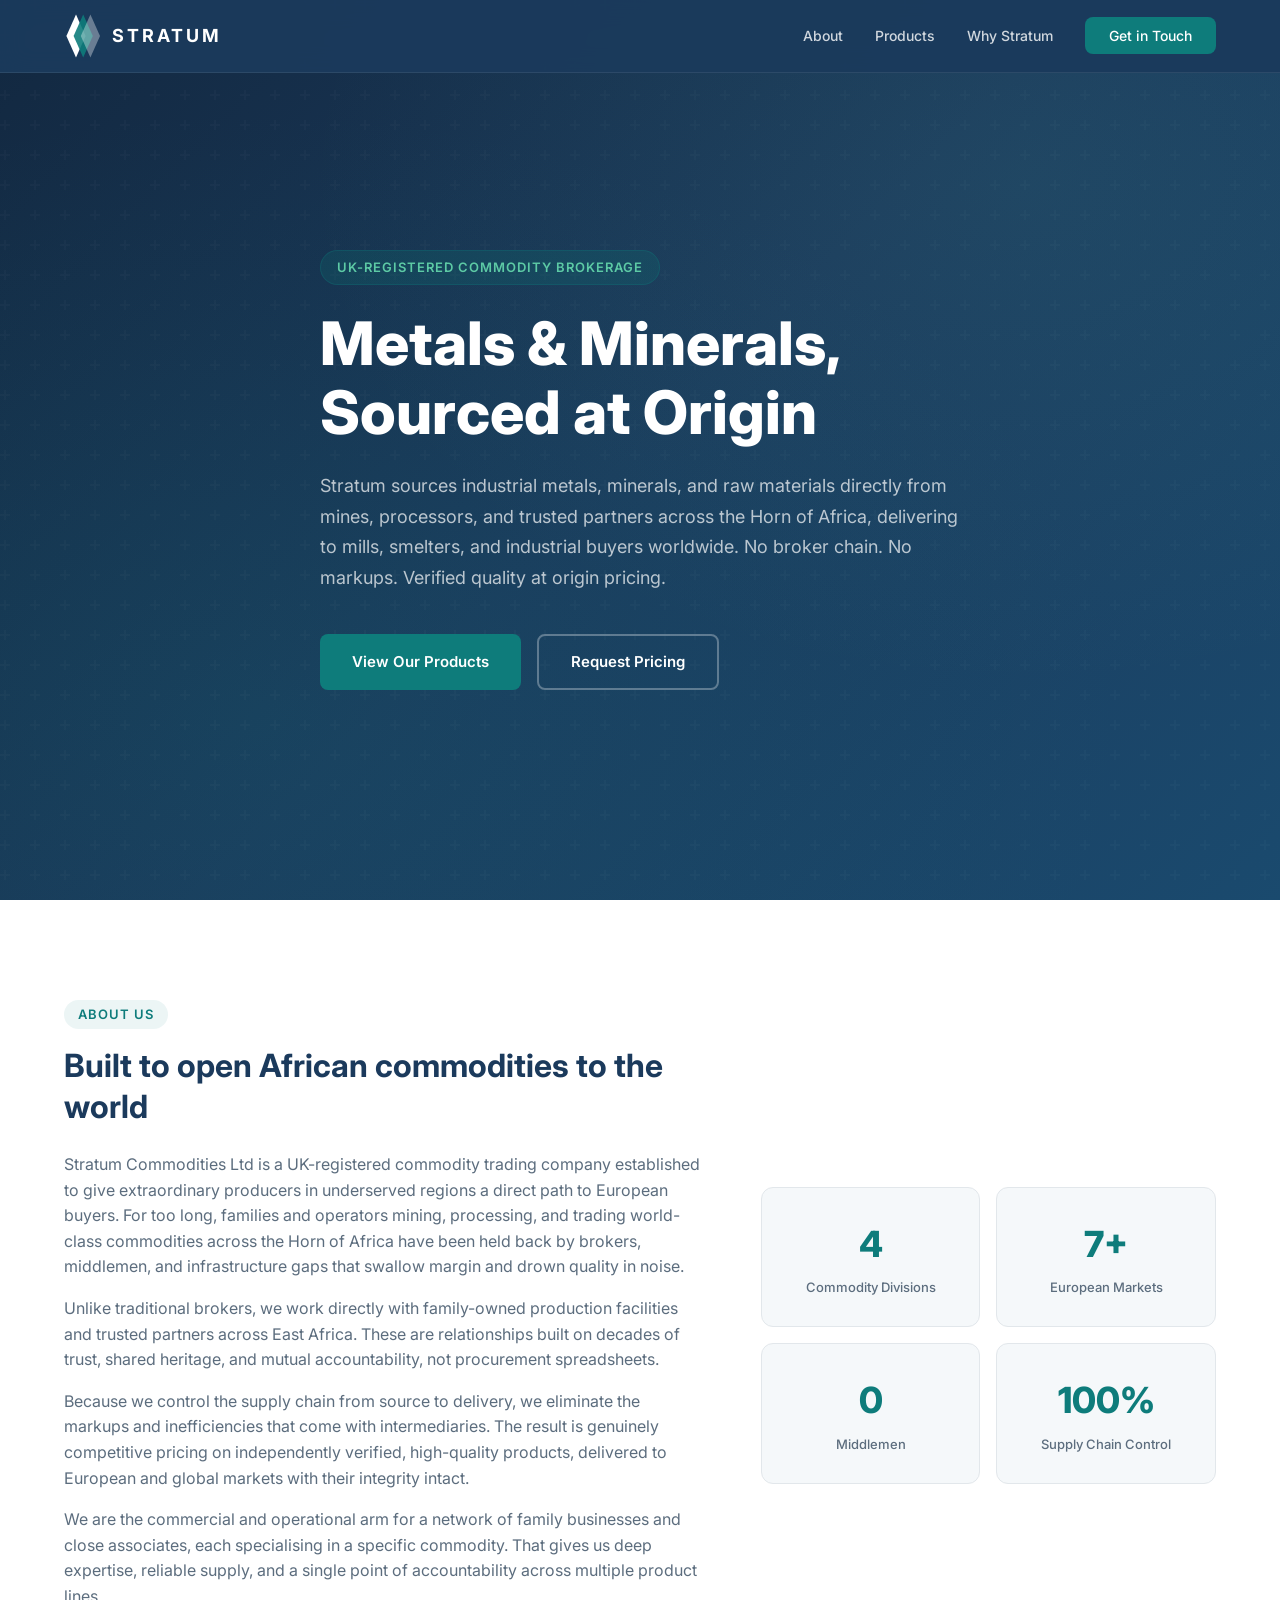
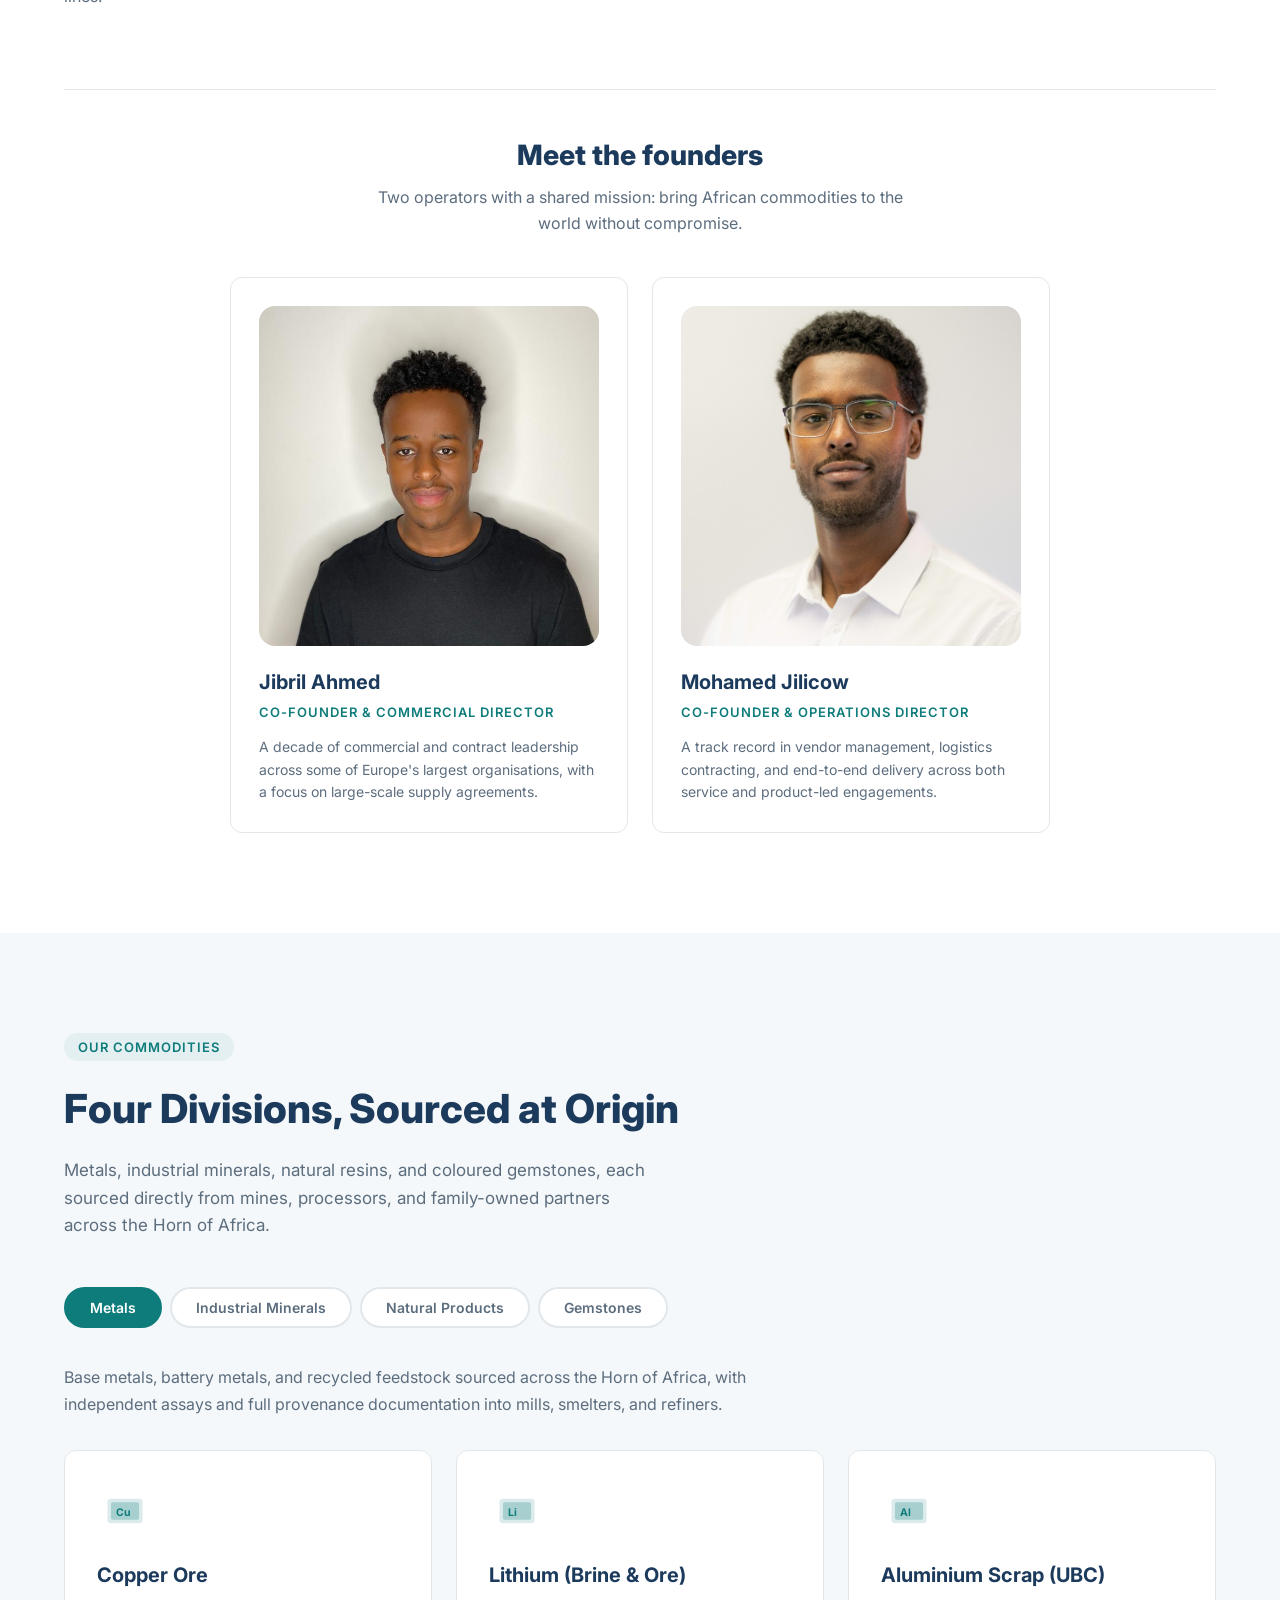
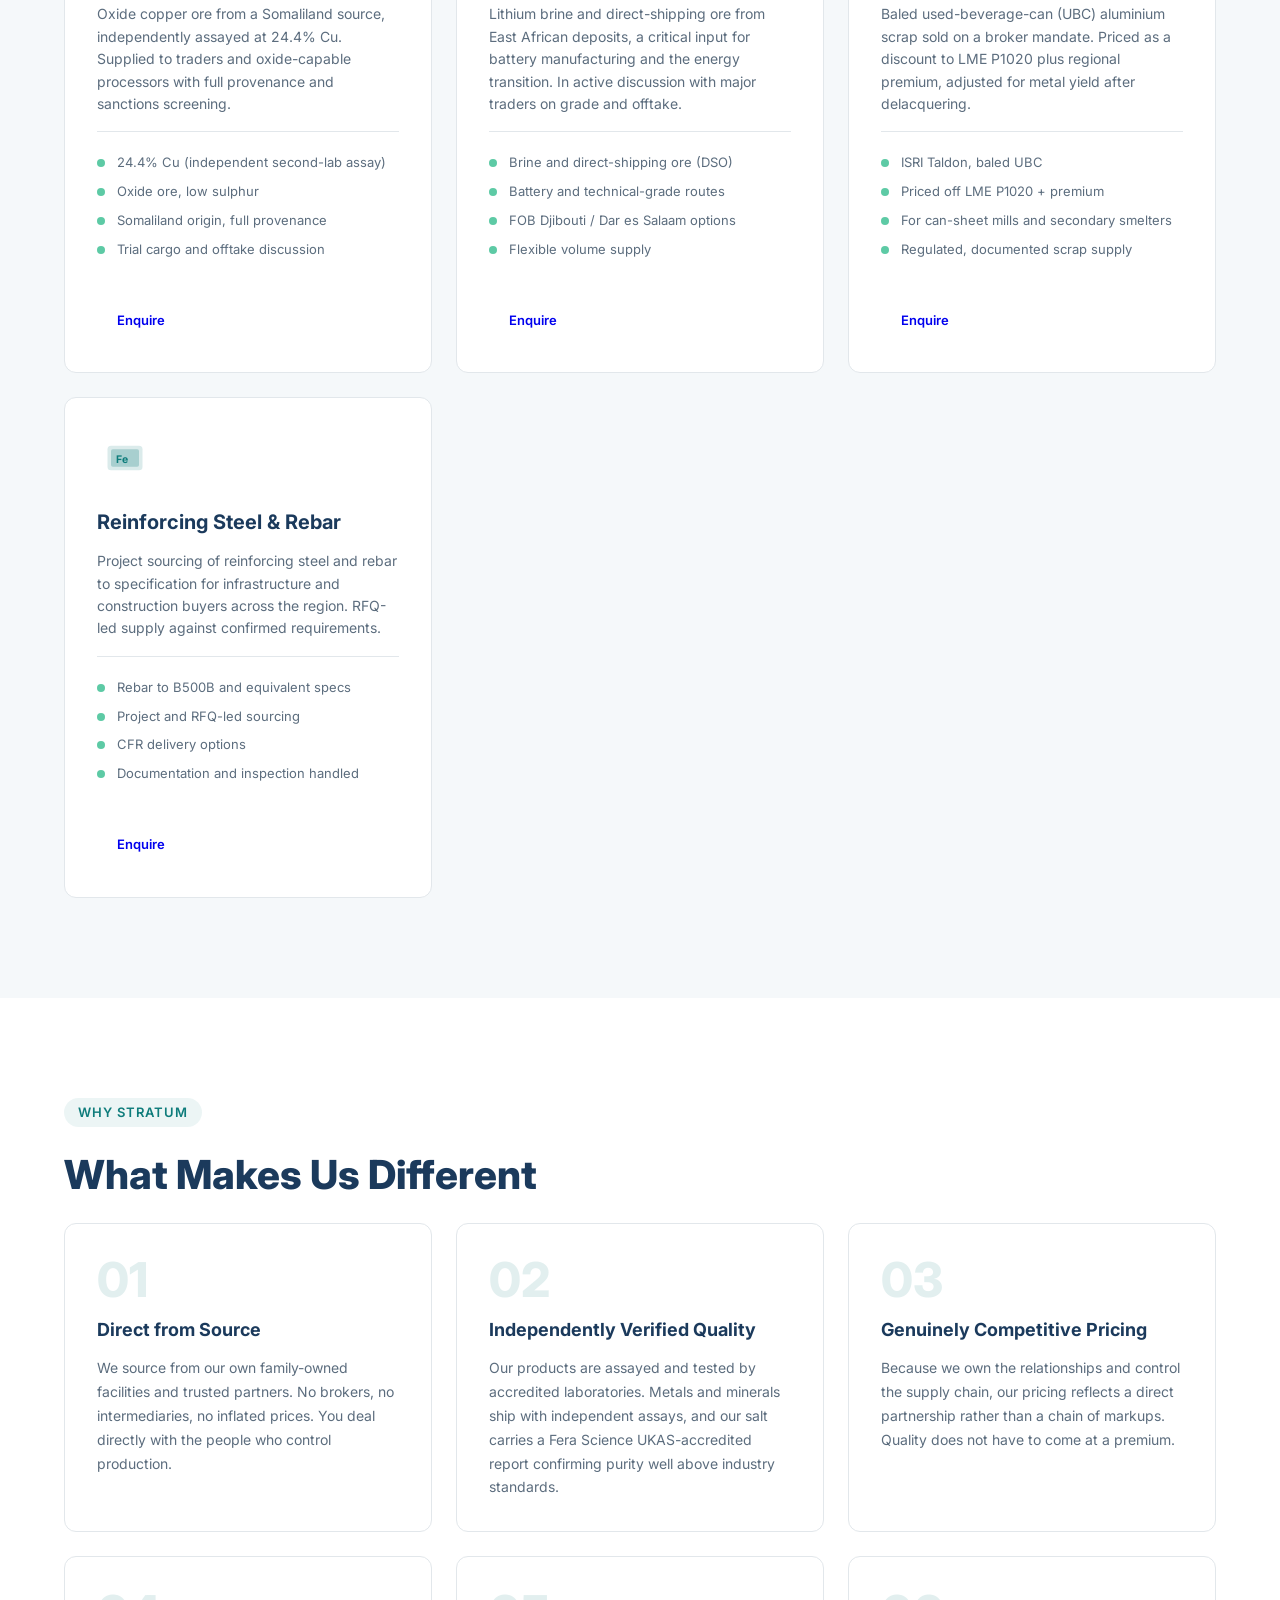
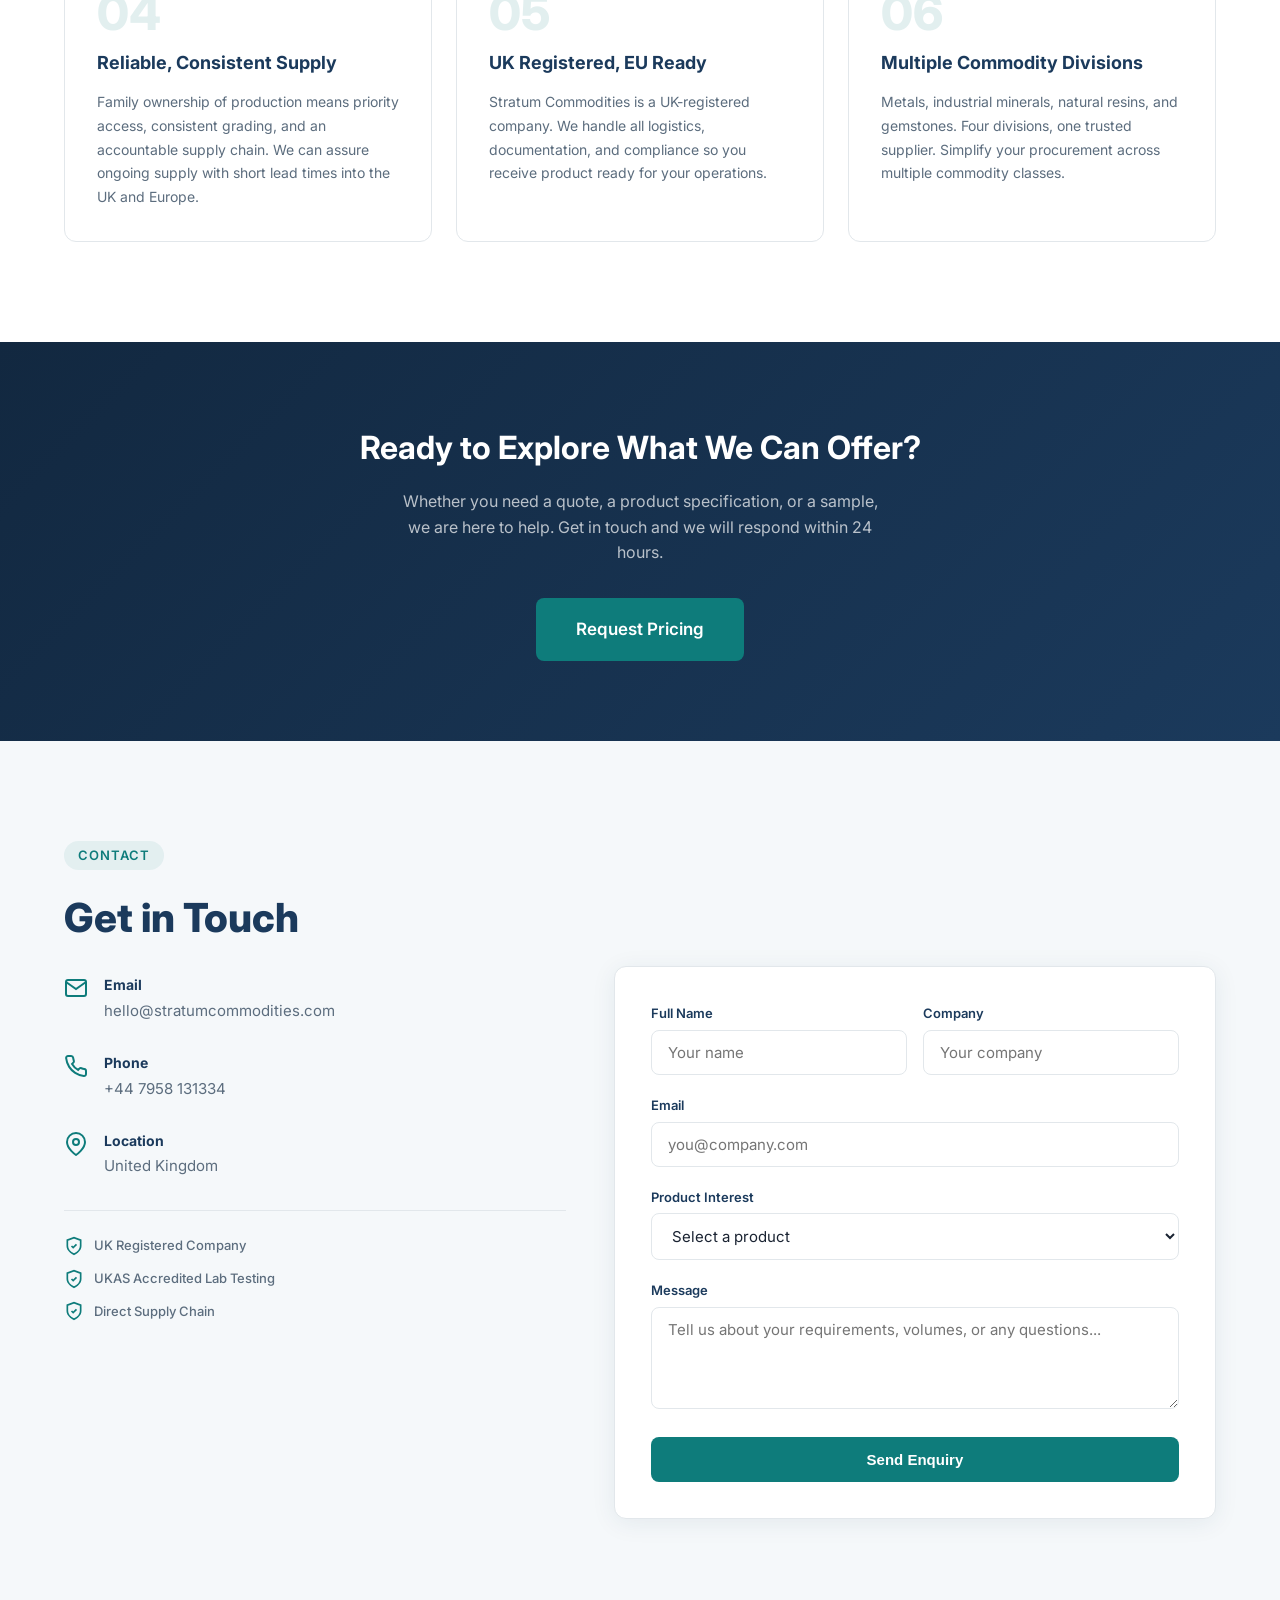
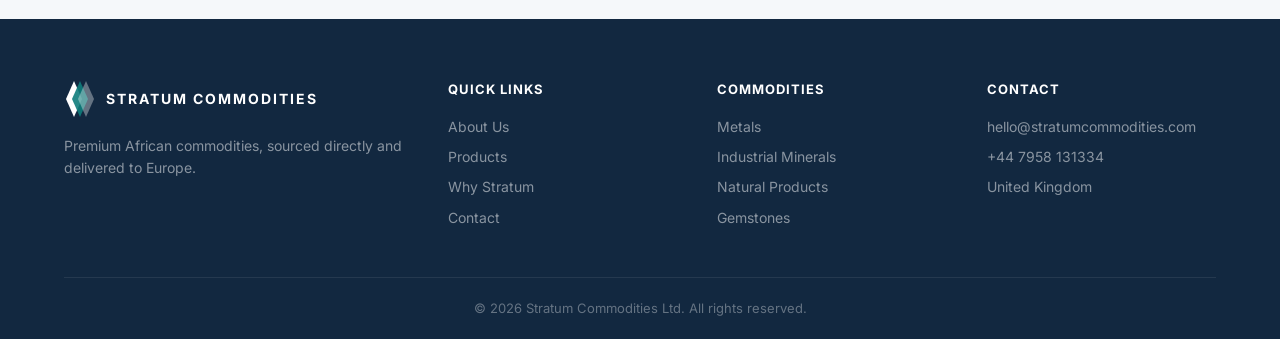
<file: index.html>
<!DOCTYPE html>
<html lang="en">
<head>
  <meta charset="UTF-8">
  <meta name="viewport" content="width=device-width, initial-scale=1.0">
  <title>Stratum Commodities | Metals, Minerals &amp; Raw Materials from the Horn of Africa</title>
  <meta name="description" content="Stratum Commodities is a UK-registered commodity brokerage supplying industrial metals, minerals, natural resins, and coloured gemstones sourced directly from the Horn of Africa to European and global buyers.">
  <link rel="preconnect" href="https://fonts.googleapis.com">
  <link href="https://fonts.googleapis.com/css2?family=Inter:wght@400;500;600;700;800&display=swap" rel="stylesheet">
  <link rel="stylesheet" href="style.css">
</head>
<body>

<!-- NAVIGATION -->
<nav id="nav">
  <div class="nav-inner">
    <a href="#" class="logo">
      <svg width="36" height="48" viewBox="0 0 60 80" xmlns="http://www.w3.org/2000/svg">
        <polygon points="20,76 4,40 20,4 36,40" fill="#ffffff"/>
        <polygon points="32,76 16,40 32,4 48,40" fill="#0E7C7B" opacity="0.9"/>
        <polygon points="44,76 28,40 44,4 60,40" fill="#ffffff" opacity="0.35"/>
      </svg>
      <span>STRATUM</span>
    </a>
    <button class="nav-toggle" aria-label="Menu">
      <span></span><span></span><span></span>
    </button>
    <ul class="nav-links">
      <li><a href="#about">About</a></li>
      <li><a href="#products">Products</a></li>
      <li><a href="#why-us">Why Stratum</a></li>
      <li><a href="#contact" class="btn-nav">Get in Touch</a></li>
    </ul>
  </div>
</nav>

<!-- HERO -->
<section id="hero">
  <div class="hero-overlay"></div>
  <div class="hero-content">
    <p class="hero-tag">UK-Registered Commodity Brokerage</p>
    <h1>Metals &amp; Minerals,<br>Sourced at Origin</h1>
    <p class="hero-sub">Stratum sources industrial metals, minerals, and raw materials directly from mines, processors, and trusted partners across the Horn of Africa, delivering to mills, smelters, and industrial buyers worldwide. No broker chain. No markups. Verified quality at origin pricing.</p>
    <div class="hero-btns">
      <a href="#products" class="btn btn-primary">View Our Products</a>
      <a href="#contact" class="btn btn-outline">Request Pricing</a>
    </div>
  </div>
</section>

<!-- ABOUT -->
<section id="about">
  <div class="container">
    <div class="section-label">About Us</div>
    <div class="about-grid">
      <div class="about-text">
        <h2>Built to open African commodities to the world</h2>
        <p>Stratum Commodities Ltd is a UK-registered commodity trading company established to give extraordinary producers in underserved regions a direct path to European buyers. For too long, families and operators mining, processing, and trading world-class commodities across the Horn of Africa have been held back by brokers, middlemen, and infrastructure gaps that swallow margin and drown quality in noise.</p>
        <p>Unlike traditional brokers, we work directly with family-owned production facilities and trusted partners across East Africa. These are relationships built on decades of trust, shared heritage, and mutual accountability, not procurement spreadsheets.</p>
        <p>Because we control the supply chain from source to delivery, we eliminate the markups and inefficiencies that come with intermediaries. The result is genuinely competitive pricing on independently verified, high-quality products, delivered to European and global markets with their integrity intact.</p>
        <p>We are the commercial and operational arm for a network of family businesses and close associates, each specialising in a specific commodity. That gives us deep expertise, reliable supply, and a single point of accountability across multiple product lines.</p>
      </div>
      <div class="about-stats">
        <div class="stat-card">
          <div class="stat-number">4</div>
          <div class="stat-label">Commodity Divisions</div>
        </div>
        <div class="stat-card">
          <div class="stat-number">7+</div>
          <div class="stat-label">European Markets</div>
        </div>
        <div class="stat-card">
          <div class="stat-number">0</div>
          <div class="stat-label">Middlemen</div>
        </div>
        <div class="stat-card">
          <div class="stat-number">100%</div>
          <div class="stat-label">Supply Chain Control</div>
        </div>
      </div>
    </div>

    <div class="founders-divider"></div>

    <div class="founders-header">
      <h3 class="founders-title">Meet the founders</h3>
      <p class="founders-sub">Two operators with a shared mission: bring African commodities to the world without compromise.</p>
    </div>

    <div class="founders-grid">
      <div class="founder-card">
        <div class="founder-photo-wrap">
          <img class="founder-photo" src="images/jibril.jpg" alt="Jibril Ahmed, Co-Founder &amp; Commercial Director">
        </div>
        <h4 class="founder-name">Jibril Ahmed</h4>
        <p class="founder-title">Co-Founder &amp; Commercial Director</p>
        <p class="founder-tagline">A decade of commercial and contract leadership across some of Europe's largest organisations, with a focus on large-scale supply agreements.</p>
      </div>

      <div class="founder-card">
        <div class="founder-photo-wrap">
          <img class="founder-photo" src="images/mohamed.jpg" alt="Mohamed Jilicow, Co-Founder &amp; Operations Director">
        </div>
        <h4 class="founder-name">Mohamed Jilicow</h4>
        <p class="founder-title">Co-Founder &amp; Operations Director</p>
        <p class="founder-tagline">A track record in vendor management, logistics contracting, and end-to-end delivery across both service and product-led engagements.</p>
      </div>
    </div>
  </div>
</section>

<!-- PRODUCTS -->
<section id="products">
  <div class="container">
    <div class="section-label">Our Commodities</div>
    <h2 class="section-title">Four Divisions, Sourced at Origin</h2>
    <p class="section-sub">Metals, industrial minerals, natural resins, and coloured gemstones, each sourced directly from mines, processors, and family-owned partners across the Horn of Africa.</p>

    <!-- Category Tabs -->
    <div class="category-tabs">
      <button class="category-tab active" data-tab="metals" onclick="switchTab('metals', this)">Metals</button>
      <button class="category-tab" data-tab="minerals" onclick="switchTab('minerals', this)">Industrial Minerals</button>
      <button class="category-tab" data-tab="natural" onclick="switchTab('natural', this)">Natural Products</button>
      <button class="category-tab" data-tab="gemstones" onclick="switchTab('gemstones', this)">Gemstones</button>
    </div>

    <!-- INDUSTRIAL MINERALS TAB -->
    <div class="tab-content" id="tab-minerals">
      <p class="tab-intro">Bulk industrial minerals and feedstocks from Ethiopia and the wider Horn of Africa, with independent assays and flexible CIF or FOB supply into Europe, Asia, and the Gulf.</p>
      <div class="products-grid">

        <div class="product-card">
          <div class="product-icon">
            <svg viewBox="0 0 64 64" fill="none" xmlns="http://www.w3.org/2000/svg"><rect x="12" y="18" width="40" height="28" rx="4" fill="#0E7C7B" opacity="0.15"/><rect x="16" y="22" width="32" height="20" rx="2" fill="#0E7C7B" opacity="0.25"/><text x="20" y="38" font-size="11" fill="#0E7C7B" font-weight="bold" font-family="Inter, sans-serif">Gyp</text></svg>
          </div>
          <h3>Gypsum</h3>
          <p>Natural gypsum from an Ethiopia-origin source, loading at Berbera. Supplied for cement, plasterboard, and agricultural use, with trial cargoes available through programme tonnage up to 300,000 MT, CIF to Asian ports.</p>
          <ul class="product-specs">
            <li>Ethiopia origin, Berbera load port</li>
            <li>Cement, plasterboard, and agri grades</li>
            <li>Trial cargoes through 300,000 MT programmes</li>
            <li>CIF or FOB, independent assay on request</li>
          </ul>
          <a href="#contact" class="btn btn-small">Enquire</a>
        </div>

        <div class="product-card">
          <div class="product-icon">
            <svg viewBox="0 0 64 64" fill="none" xmlns="http://www.w3.org/2000/svg"><rect x="12" y="18" width="40" height="28" rx="4" fill="#0E7C7B" opacity="0.15"/><rect x="16" y="22" width="32" height="20" rx="2" fill="#0E7C7B" opacity="0.25"/><text x="24" y="38" font-size="12" fill="#0E7C7B" font-weight="bold" font-family="Inter, sans-serif">Si</text></svg>
          </div>
          <h3>Silica (Quartz)</h3>
          <p>High-purity silica from the same Ethiopian source, assayed at 99.2% SiO2. The upstream feedstock for glass, foundry, ferrosilicon, and solar-grade silicon supply chains.</p>
          <ul class="product-specs">
            <li>99.2% SiO2 (Ethiopian Mineral Corporation assay)</li>
            <li>Glass, foundry, and metallurgical grades</li>
            <li>Lump and sized fractions</li>
            <li>Full provenance documentation</li>
          </ul>
          <a href="#contact" class="btn btn-small">Enquire</a>
        </div>

        <div class="product-card">
          <div class="product-icon">
            <svg viewBox="0 0 64 64" fill="none" xmlns="http://www.w3.org/2000/svg"><rect x="12" y="18" width="40" height="28" rx="4" fill="#0E7C7B" opacity="0.15"/><rect x="16" y="22" width="32" height="20" rx="2" fill="#0E7C7B" opacity="0.25"/><text x="24" y="38" font-size="12" fill="#0E7C7B" font-weight="bold" font-family="Inter, sans-serif">Ti</text></svg>
          </div>
          <h3>Sulfate Ilmenite</h3>
          <p>Sulfate-grade ilmenite concentrate, the titanium feedstock for sulfate-route TiO2 pigment producers. Supplied to European and MENA processors with independent assay.</p>
          <ul class="product-specs">
            <li>Sulfate-grade titanium (TiO2) feedstock</li>
            <li>For pigment and titanium supply chains</li>
            <li>Bulk vessel and containerised options</li>
            <li>Independently assayed</li>
          </ul>
          <a href="#contact" class="btn btn-small">Enquire</a>
        </div>

        <div class="product-card">
          <div class="product-icon">
            <svg viewBox="0 0 64 64" fill="none" xmlns="http://www.w3.org/2000/svg"><rect x="12" y="18" width="40" height="28" rx="4" fill="#0E7C7B" opacity="0.15"/><rect x="16" y="22" width="32" height="20" rx="2" fill="#0E7C7B" opacity="0.25"/><text x="18" y="37" font-size="9" fill="#0E7C7B" font-weight="bold" font-family="Inter, sans-serif">NaCl</text></svg>
          </div>
          <h3>Industrial Salt</h3>
          <p>High-volume salt from an ISO 22000:2018 certified source for water treatment, de-icing, chemical processing, and industrial use. Independently verified by Bureau Veritas at 98.78% NaCl with heavy metals below detection limits.</p>
          <ul class="product-specs">
            <li>98.78% NaCl (Bureau Veritas verified)</li>
            <li>Water treatment, de-icing, chemical feedstock</li>
            <li>Bulk, 25kg, or jumbo sacks</li>
            <li>Fera Science (UKAS) lab pedigree</li>
          </ul>
          <a href="#contact" class="btn btn-small">Enquire</a>
        </div>

      </div>
    </div>

    <!-- NATURAL PRODUCTS TAB -->
    <div class="tab-content" id="tab-natural">
      <p class="tab-intro">Premium resins and botanicals from the Horn of Africa, the world's finest growing region for aromatic commodities.</p>
      <div class="products-grid">

        <div class="product-card">
          <div class="product-icon">
            <svg viewBox="0 0 64 64" fill="none" xmlns="http://www.w3.org/2000/svg"><path d="M32 12c-2 4-8 12-8 20 0 8 4 12 8 12s8-4 8-12c0-8-6-16-8-20z" fill="#0E7C7B" opacity="0.25"/><circle cx="32" cy="34" r="6" fill="#0E7C7B" opacity="0.4"/><path d="M30 32l2 4 4-6" stroke="#0E7C7B" stroke-width="1.5"/><ellipse cx="32" cy="50" rx="10" ry="3" fill="#0E7C7B" opacity="0.1"/></svg>
          </div>
          <h3>Frankincense</h3>
          <p>Premium-grade frankincense resin sourced from the Horn of Africa. Supplied for aromatherapy, cosmetics, pharmaceuticals, and traditional markets.</p>
          <ul class="product-specs">
            <li>Boswellia carterii and sacra varieties</li>
            <li>Graded and sorted for consistency</li>
            <li>Aromatherapy and cosmetic grade</li>
            <li>Bulk and retail packaging</li>
          </ul>
          <a href="#contact" class="btn btn-small">Enquire</a>
        </div>

        <div class="product-card">
          <div class="product-icon">
            <svg viewBox="0 0 64 64" fill="none" xmlns="http://www.w3.org/2000/svg"><path d="M32 10c-3 5-10 14-10 24 0 9 5 14 10 14s10-5 10-14c0-10-7-19-10-24z" fill="#8B5E3C" opacity="0.2"/><circle cx="32" cy="35" r="7" fill="#8B5E3C" opacity="0.35"/><path d="M29 33l3 5 5-7" stroke="#8B5E3C" stroke-width="1.5"/><ellipse cx="32" cy="52" rx="11" ry="3" fill="#8B5E3C" opacity="0.1"/></svg>
          </div>
          <h3>Myrrh</h3>
          <p>High-quality myrrh resin from Somalia, the world's largest producer. Valued across centuries for its use in aromatherapy, traditional medicine, cosmetics, and incense production.</p>
          <ul class="product-specs">
            <li>Commiphora myrrha species</li>
            <li>Hand-harvested and sun-dried</li>
            <li>Pharmaceutical and cosmetic grade</li>
            <li>Graded by size, colour, and clarity</li>
          </ul>
          <a href="#contact" class="btn btn-small">Enquire</a>
        </div>

      </div>
    </div>

    <!-- GEMSTONES TAB -->
    <div class="tab-content" id="tab-gemstones">
      <p class="tab-intro">Coloured gemstones sourced from Somalia's Somaliland region, home to over 4,500 km&sup2; of pegmatite formations geologically comparable to Madagascar and Tanzania. We focus exclusively on coloured gemstones with full provenance documentation.</p>

      <h4 class="gem-section-title">Primary Gemstones</h4>
      <div class="gem-grid">
        <div class="gem-card">
          <div class="gem-icon" style="background: rgba(16,185,129,0.12); color: #059669;">
            <svg viewBox="0 0 32 32" fill="currentColor"><polygon points="16,2 28,12 24,28 8,28 4,12"/></svg>
          </div>
          <h4>Emeralds</h4>
          <p>From Alihiley and Simodi pegmatite-schist contact zones. Rich green beryl with excellent clarity.</p>
        </div>
        <div class="gem-card">
          <div class="gem-icon" style="background: rgba(239,68,68,0.1); color: #DC2626;">
            <svg viewBox="0 0 32 32" fill="currentColor"><polygon points="16,2 28,12 24,28 8,28 4,12"/></svg>
          </div>
          <h4>Rubies &amp; Sapphires</h4>
          <p>High-value corundum from metamorphic sites. Record prices globally for unheated specimens.</p>
        </div>
        <div class="gem-card">
          <div class="gem-icon" style="background: rgba(59,130,246,0.1); color: #2563EB;">
            <svg viewBox="0 0 32 32" fill="currentColor"><polygon points="16,2 28,12 24,28 8,28 4,12"/></svg>
          </div>
          <h4>Aquamarine</h4>
          <p>Blue beryl from pegmatite formations. Prized for its clarity and ocean-blue colour range.</p>
        </div>
        <div class="gem-card">
          <div class="gem-icon" style="background: rgba(220,38,38,0.08); color: #B91C1C;">
            <svg viewBox="0 0 32 32" fill="currentColor"><polygon points="16,2 28,12 24,28 8,28 4,12"/></svg>
          </div>
          <h4>Garnet</h4>
          <p>Widespread sources with significant production volumes. Deep red to orange varieties.</p>
        </div>
        <div class="gem-card">
          <div class="gem-icon" style="background: rgba(168,85,247,0.1); color: #7C3AED;">
            <svg viewBox="0 0 32 32" fill="currentColor"><polygon points="16,2 28,12 24,28 8,28 4,12"/></svg>
          </div>
          <h4>Opal</h4>
          <p>Play-of-colour opals from widespread sources. One of the largest current production volumes.</p>
        </div>
      </div>

      <h4 class="gem-section-title">Secondary Gemstones</h4>
      <div class="gem-grid secondary">
        <div class="gem-card compact">
          <h4>Topaz</h4>
        </div>
        <div class="gem-card compact">
          <h4>Tourmaline</h4>
        </div>
        <div class="gem-card compact">
          <h4>Zircon</h4>
        </div>
        <div class="gem-card compact">
          <h4>Spinel</h4>
        </div>
        <div class="gem-card compact">
          <h4>Amethyst</h4>
        </div>
      </div>

      <div style="margin-top: 32px;">
        <a href="#contact" class="btn btn-primary">Enquire About Gemstones</a>
      </div>
    </div>

    <!-- METALS TAB -->
    <div class="tab-content active" id="tab-metals">
      <p class="tab-intro">Base metals, battery metals, and recycled feedstock sourced across the Horn of Africa, with independent assays and full provenance documentation into mills, smelters, and refiners.</p>
      <div class="products-grid">

        <div class="product-card">
          <div class="product-icon">
            <svg viewBox="0 0 64 64" fill="none" xmlns="http://www.w3.org/2000/svg"><rect x="12" y="18" width="40" height="28" rx="4" fill="#0E7C7B" opacity="0.15"/><rect x="16" y="22" width="32" height="20" rx="2" fill="#0E7C7B" opacity="0.25"/><text x="22" y="38" font-size="12" fill="#0E7C7B" font-weight="bold" font-family="Inter, sans-serif">Cu</text></svg>
          </div>
          <h3>Copper Ore</h3>
          <p>Oxide copper ore from a Somaliland source, independently assayed at 24.4% Cu. Supplied to traders and oxide-capable processors with full provenance and sanctions screening.</p>
          <ul class="product-specs">
            <li>24.4% Cu (independent second-lab assay)</li>
            <li>Oxide ore, low sulphur</li>
            <li>Somaliland origin, full provenance</li>
            <li>Trial cargo and offtake discussion</li>
          </ul>
          <a href="#contact" class="btn btn-small">Enquire</a>
        </div>

        <div class="product-card">
          <div class="product-icon">
            <svg viewBox="0 0 64 64" fill="none" xmlns="http://www.w3.org/2000/svg"><rect x="12" y="18" width="40" height="28" rx="4" fill="#0E7C7B" opacity="0.15"/><rect x="16" y="22" width="32" height="20" rx="2" fill="#0E7C7B" opacity="0.25"/><text x="22" y="38" font-size="12" fill="#0E7C7B" font-weight="bold" font-family="Inter, sans-serif">Li</text></svg>
          </div>
          <h3>Lithium (Brine &amp; Ore)</h3>
          <p>Lithium brine and direct-shipping ore from East African deposits, a critical input for battery manufacturing and the energy transition. In active discussion with major traders on grade and offtake.</p>
          <ul class="product-specs">
            <li>Brine and direct-shipping ore (DSO)</li>
            <li>Battery and technical-grade routes</li>
            <li>FOB Djibouti / Dar es Salaam options</li>
            <li>Flexible volume supply</li>
          </ul>
          <a href="#contact" class="btn btn-small">Enquire</a>
        </div>

        <div class="product-card">
          <div class="product-icon">
            <svg viewBox="0 0 64 64" fill="none" xmlns="http://www.w3.org/2000/svg"><rect x="12" y="18" width="40" height="28" rx="4" fill="#0E7C7B" opacity="0.15"/><rect x="16" y="22" width="32" height="20" rx="2" fill="#0E7C7B" opacity="0.25"/><text x="22" y="38" font-size="12" fill="#0E7C7B" font-weight="bold" font-family="Inter, sans-serif">Al</text></svg>
          </div>
          <h3>Aluminium Scrap (UBC)</h3>
          <p>Baled used-beverage-can (UBC) aluminium scrap sold on a broker mandate. Priced as a discount to LME P1020 plus regional premium, adjusted for metal yield after delacquering.</p>
          <ul class="product-specs">
            <li>ISRI Taldon, baled UBC</li>
            <li>Priced off LME P1020 + premium</li>
            <li>For can-sheet mills and secondary smelters</li>
            <li>Regulated, documented scrap supply</li>
          </ul>
          <a href="#contact" class="btn btn-small">Enquire</a>
        </div>

        <div class="product-card">
          <div class="product-icon">
            <svg viewBox="0 0 64 64" fill="none" xmlns="http://www.w3.org/2000/svg"><rect x="12" y="18" width="40" height="28" rx="4" fill="#0E7C7B" opacity="0.15"/><rect x="16" y="22" width="32" height="20" rx="2" fill="#0E7C7B" opacity="0.25"/><text x="22" y="38" font-size="12" fill="#0E7C7B" font-weight="bold" font-family="Inter, sans-serif">Fe</text></svg>
          </div>
          <h3>Reinforcing Steel &amp; Rebar</h3>
          <p>Project sourcing of reinforcing steel and rebar to specification for infrastructure and construction buyers across the region. RFQ-led supply against confirmed requirements.</p>
          <ul class="product-specs">
            <li>Rebar to B500B and equivalent specs</li>
            <li>Project and RFQ-led sourcing</li>
            <li>CFR delivery options</li>
            <li>Documentation and inspection handled</li>
          </ul>
          <a href="#contact" class="btn btn-small">Enquire</a>
        </div>

      </div>
    </div>

  </div>
</section>

<!-- WHY STRATUM -->
<section id="why-us">
  <div class="container">
    <div class="section-label">Why Stratum</div>
    <h2 class="section-title">What Makes Us Different</h2>

    <div class="why-grid">
      <div class="why-card">
        <div class="why-number">01</div>
        <h3>Direct from Source</h3>
        <p>We source from our own family-owned facilities and trusted partners. No brokers, no intermediaries, no inflated prices. You deal directly with the people who control production.</p>
      </div>
      <div class="why-card">
        <div class="why-number">02</div>
        <h3>Independently Verified Quality</h3>
        <p>Our products are assayed and tested by accredited laboratories. Metals and minerals ship with independent assays, and our salt carries a Fera Science UKAS-accredited report confirming purity well above industry standards.</p>
      </div>
      <div class="why-card">
        <div class="why-number">03</div>
        <h3>Genuinely Competitive Pricing</h3>
        <p>Because we own the relationships and control the supply chain, our pricing reflects a direct partnership rather than a chain of markups. Quality does not have to come at a premium.</p>
      </div>
      <div class="why-card">
        <div class="why-number">04</div>
        <h3>Reliable, Consistent Supply</h3>
        <p>Family ownership of production means priority access, consistent grading, and an accountable supply chain. We can assure ongoing supply with short lead times into the UK and Europe.</p>
      </div>
      <div class="why-card">
        <div class="why-number">05</div>
        <h3>UK Registered, EU Ready</h3>
        <p>Stratum Commodities is a UK-registered company. We handle all logistics, documentation, and compliance so you receive product ready for your operations.</p>
      </div>
      <div class="why-card">
        <div class="why-number">06</div>
        <h3>Multiple Commodity Divisions</h3>
        <p>Metals, industrial minerals, natural resins, and gemstones. Four divisions, one trusted supplier. Simplify your procurement across multiple commodity classes.</p>
      </div>
    </div>
  </div>
</section>

<!-- CTA BANNER -->
<section id="cta">
  <div class="container">
    <h2>Ready to Explore What We Can Offer?</h2>
    <p>Whether you need a quote, a product specification, or a sample, we are here to help. Get in touch and we will respond within 24 hours.</p>
    <a href="#contact" class="btn btn-primary btn-large">Request Pricing</a>
  </div>
</section>

<!-- CONTACT -->
<section id="contact">
  <div class="container">
    <div class="section-label">Contact</div>
    <h2 class="section-title">Get in Touch</h2>

    <div class="contact-grid">
      <div class="contact-info">
        <div class="contact-item">
          <div class="contact-icon">
            <svg width="24" height="24" viewBox="0 0 24 24" fill="none" stroke="currentColor" stroke-width="2"><path d="M4 4h16c1.1 0 2 .9 2 2v12c0 1.1-.9 2-2 2H4c-1.1 0-2-.9-2-2V6c0-1.1.9-2 2-2z"/><polyline points="22,6 12,13 2,6"/></svg>
          </div>
          <div>
            <h4>Email</h4>
            <a href="mailto:hello@stratumcommodities.com">hello@stratumcommodities.com</a>
          </div>
        </div>
        <div class="contact-item">
          <div class="contact-icon">
            <svg width="24" height="24" viewBox="0 0 24 24" fill="none" stroke="currentColor" stroke-width="2"><path d="M22 16.92v3a2 2 0 0 1-2.18 2 19.79 19.79 0 0 1-8.63-3.07 19.5 19.5 0 0 1-6-6 19.79 19.79 0 0 1-3.07-8.67A2 2 0 0 1 4.11 2h3a2 2 0 0 1 2 1.72c.127.96.361 1.903.7 2.81a2 2 0 0 1-.45 2.11L8.09 9.91a16 16 0 0 0 6 6l1.27-1.27a2 2 0 0 1 2.11-.45c.907.339 1.85.573 2.81.7A2 2 0 0 1 22 16.92z"/></svg>
          </div>
          <div>
            <h4>Phone</h4>
            <a href="tel:+447958131334">+44 7958 131334</a>
          </div>
        </div>
        <div class="contact-item">
          <div class="contact-icon">
            <svg width="24" height="24" viewBox="0 0 24 24" fill="none" stroke="currentColor" stroke-width="2"><path d="M21 10c0 7-9 13-9 13s-9-6-9-13a9 9 0 0 1 18 0z"/><circle cx="12" cy="10" r="3"/></svg>
          </div>
          <div>
            <h4>Location</h4>
            <p>United Kingdom</p>
          </div>
        </div>

        <div class="trust-badges">
          <div class="badge">
            <svg width="20" height="20" viewBox="0 0 24 24" fill="none" stroke="#0E7C7B" stroke-width="2"><path d="M12 22s8-4 8-10V5l-8-3-8 3v7c0 6 8 10 8 10z"/><path d="M9 12l2 2 4-4"/></svg>
            <span>UK Registered Company</span>
          </div>
          <div class="badge">
            <svg width="20" height="20" viewBox="0 0 24 24" fill="none" stroke="#0E7C7B" stroke-width="2"><path d="M12 22s8-4 8-10V5l-8-3-8 3v7c0 6 8 10 8 10z"/><path d="M9 12l2 2 4-4"/></svg>
            <span>UKAS Accredited Lab Testing</span>
          </div>
          <div class="badge">
            <svg width="20" height="20" viewBox="0 0 24 24" fill="none" stroke="#0E7C7B" stroke-width="2"><path d="M12 22s8-4 8-10V5l-8-3-8 3v7c0 6 8 10 8 10z"/><path d="M9 12l2 2 4-4"/></svg>
            <span>Direct Supply Chain</span>
          </div>
        </div>
      </div>

      <form class="contact-form" action="https://formspree.io/f/mwvwobvl" method="POST">
        <div class="form-row">
          <div class="form-group">
            <label for="name">Full Name</label>
            <input type="text" id="name" name="name" required placeholder="Your name">
          </div>
          <div class="form-group">
            <label for="company">Company</label>
            <input type="text" id="company" name="company" placeholder="Your company">
          </div>
        </div>
        <div class="form-group">
          <label for="email">Email</label>
          <input type="email" id="email" name="email" required placeholder="you@company.com">
        </div>
        <div class="form-group">
          <label for="product">Product Interest</label>
          <select id="product" name="product">
            <option value="">Select a product</option>
            <optgroup label="Metals">
              <option value="copper-ore">Copper Ore</option>
              <option value="lithium">Lithium (Brine &amp; Ore)</option>
              <option value="aluminium-ubc">Aluminium Scrap (UBC)</option>
              <option value="steel-rebar">Reinforcing Steel &amp; Rebar</option>
            </optgroup>
            <optgroup label="Industrial Minerals">
              <option value="gypsum">Gypsum</option>
              <option value="silica">Silica (Quartz)</option>
              <option value="ilmenite">Sulfate Ilmenite</option>
              <option value="salt-industrial">Industrial Salt</option>
            </optgroup>
            <optgroup label="Natural Products">
              <option value="frankincense">Frankincense</option>
              <option value="myrrh">Myrrh</option>
            </optgroup>
            <optgroup label="Gemstones">
              <option value="gemstones">Coloured Gemstones</option>
            </optgroup>
            <option value="multiple">Multiple Products</option>
          </select>
        </div>
        <div class="form-group">
          <label for="message">Message</label>
          <textarea id="message" name="message" rows="4" placeholder="Tell us about your requirements, volumes, or any questions..."></textarea>
        </div>
        <button type="submit" class="btn btn-primary btn-full">Send Enquiry</button>
      </form>
    </div>
  </div>
</section>

<!-- FOOTER -->
<footer>
  <div class="container">
    <div class="footer-grid">
      <div class="footer-brand">
        <div class="footer-logo">
          <svg width="30" height="40" viewBox="0 0 60 80" xmlns="http://www.w3.org/2000/svg">
            <polygon points="20,76 4,40 20,4 36,40" fill="#ffffff"/>
            <polygon points="32,76 16,40 32,4 48,40" fill="#0E7C7B" opacity="0.9"/>
            <polygon points="44,76 28,40 44,4 60,40" fill="#ffffff" opacity="0.35"/>
          </svg>
          <span>STRATUM COMMODITIES</span>
        </div>
        <p>Premium African commodities, sourced directly and delivered to Europe.</p>
      </div>
      <div class="footer-links">
        <h4>Quick Links</h4>
        <a href="#about">About Us</a>
        <a href="#products">Products</a>
        <a href="#why-us">Why Stratum</a>
        <a href="#contact">Contact</a>
      </div>
      <div class="footer-links">
        <h4>Commodities</h4>
        <a href="#products">Metals</a>
        <a href="#products">Industrial Minerals</a>
        <a href="#products">Natural Products</a>
        <a href="#products">Gemstones</a>
      </div>
      <div class="footer-links">
        <h4>Contact</h4>
        <a href="mailto:hello@stratumcommodities.com">hello@stratumcommodities.com</a>
        <a href="tel:+447958131334">+44 7958 131334</a>
        <p>United Kingdom</p>
      </div>
    </div>
    <div class="footer-bottom">
      <p>&copy; 2026 Stratum Commodities Ltd. All rights reserved.</p>
    </div>
  </div>
</footer>

<script src="script.js"></script>
</body>
</html>
</file>
<file: style.css>
/* ============================================================
   STRATUM COMMODITIES — Website Styles
   Brand: Navy #1B3A5C | Teal #0E7C7B | Mint #5DCAA5
   ============================================================ */

:root {
  --navy: #1B3A5C;
  --navy-dark: #122840;
  --teal: #0E7C7B;
  --mint: #5DCAA5;
  --mint-light: #9FE1CB;
  --light-bg: #F5F8FA;
  --white: #FFFFFF;
  --grey-100: #F0F3F5;
  --grey-200: #E2E7EB;
  --grey-400: #8899A6;
  --grey-600: #5C6D7E;
  --grey-800: #2C3E50;
  --text: #1a2332;
  --radius: 12px;
  --radius-sm: 8px;
  --shadow: 0 4px 24px rgba(27, 58, 92, 0.08);
  --shadow-lg: 0 12px 48px rgba(27, 58, 92, 0.12);
  --transition: 0.3s ease;
}

*, *::before, *::after { box-sizing: border-box; margin: 0; padding: 0; }

html { scroll-behavior: smooth; scroll-padding-top: 80px; }

body {
  font-family: 'Inter', -apple-system, BlinkMacSystemFont, sans-serif;
  color: var(--text);
  line-height: 1.6;
  -webkit-font-smoothing: antialiased;
}

.container { max-width: 1200px; margin: 0 auto; padding: 0 24px; }

/* ---- NAVIGATION ---- */
#nav {
  position: fixed; top: 0; left: 0; right: 0; z-index: 1000;
  background: rgba(27, 58, 92, 0.95);
  backdrop-filter: blur(12px);
  border-bottom: 1px solid rgba(255,255,255,0.08);
  transition: var(--transition);
}
#nav.scrolled { background: rgba(18, 40, 64, 0.98); box-shadow: 0 2px 20px rgba(0,0,0,0.15); }

.nav-inner {
  max-width: 1200px; margin: 0 auto; padding: 0 24px;
  display: flex; align-items: center; justify-content: space-between;
  height: 72px;
}

.logo { display: flex; align-items: center; gap: 12px; text-decoration: none; }
.logo span { font-size: 18px; font-weight: 700; color: var(--white); letter-spacing: 3px; }

.nav-links {
  display: flex; align-items: center; gap: 32px;
  list-style: none;
}
.nav-links a {
  color: rgba(255,255,255,0.8); text-decoration: none;
  font-size: 14px; font-weight: 500; transition: var(--transition);
}
.nav-links a:hover { color: var(--mint); }
.btn-nav {
  background: var(--teal) !important; color: var(--white) !important;
  padding: 10px 24px !important; border-radius: var(--radius-sm) !important;
}
.btn-nav:hover { background: #0a6665 !important; }

.nav-toggle { display: none; background: none; border: none; cursor: pointer; padding: 4px; }
.nav-toggle span { display: block; width: 24px; height: 2px; background: var(--white); margin: 5px 0; transition: var(--transition); }

/* ---- HERO ---- */
#hero {
  position: relative; min-height: 100vh;
  display: flex; align-items: center;
  background: linear-gradient(135deg, var(--navy-dark) 0%, var(--navy) 50%, #1a4a6e 100%);
  overflow: hidden;
}
.hero-overlay {
  position: absolute; inset: 0;
  background:
    radial-gradient(ellipse at 20% 80%, rgba(14,124,123,0.15) 0%, transparent 60%),
    radial-gradient(ellipse at 80% 20%, rgba(93,202,165,0.08) 0%, transparent 50%);
}
.hero-overlay::before {
  content: ''; position: absolute; inset: 0;
  background: url("data:image/svg+xml,%3Csvg width='60' height='60' viewBox='0 0 60 60' xmlns='http://www.w3.org/2000/svg'%3E%3Cg fill='none' fill-rule='evenodd'%3E%3Cg fill='%23ffffff' fill-opacity='0.02'%3E%3Cpath d='M36 34v-4h-2v4h-4v2h4v4h2v-4h4v-2h-4zm0-30V0h-2v4h-4v2h4v4h2V6h4V4h-4zM6 34v-4H4v4H0v2h4v4h2v-4h4v-2H6zM6 4V0H4v4H0v2h4v4h2V6h4V4H6z'/%3E%3C/g%3E%3C/g%3E%3C/svg%3E");
}

.hero-content {
  position: relative; z-index: 1;
  max-width: 1200px; margin: 0 auto; padding: 120px 24px 80px;
}
.hero-tag {
  display: inline-block; padding: 6px 16px; border-radius: 20px;
  background: rgba(14,124,123,0.2); border: 1px solid rgba(14,124,123,0.3);
  color: var(--mint); font-size: 13px; font-weight: 600;
  letter-spacing: 1px; text-transform: uppercase; margin-bottom: 24px;
}
#hero h1 {
  font-size: clamp(36px, 5vw, 60px); font-weight: 800;
  color: var(--white); line-height: 1.15; margin-bottom: 24px;
}
.hero-sub {
  font-size: 18px; color: rgba(255,255,255,0.7);
  max-width: 640px; line-height: 1.7; margin-bottom: 40px;
}
.hero-btns { display: flex; gap: 16px; flex-wrap: wrap; }

/* ---- BUTTONS ---- */
.btn {
  display: inline-flex; align-items: center; justify-content: center;
  padding: 14px 32px; border-radius: var(--radius-sm);
  font-size: 15px; font-weight: 600; text-decoration: none;
  transition: var(--transition); cursor: pointer; border: none;
}
.btn-primary { background: var(--teal); color: var(--white); }
.btn-primary:hover { background: #0a6665; transform: translateY(-2px); box-shadow: 0 8px 24px rgba(14,124,123,0.3); }
.btn-outline { background: transparent; color: var(--white); border: 2px solid rgba(255,255,255,0.3); }
.btn-outline:hover { border-color: var(--mint); color: var(--mint); }
.btn-small { padding: 10px 20px; font-size: 13px; }
.btn-large { padding: 18px 40px; font-size: 17px; }
.btn-full { width: 100%; }

/* ---- SECTIONS ---- */
section { padding: 100px 0; }
#about { background: var(--white); }
#products { background: var(--light-bg); }
#why-us { background: var(--white); }

.section-label {
  display: inline-block; padding: 4px 14px; border-radius: 20px;
  background: rgba(14,124,123,0.08); color: var(--teal);
  font-size: 13px; font-weight: 600; letter-spacing: 1px;
  text-transform: uppercase; margin-bottom: 16px;
}
.section-title {
  font-size: clamp(28px, 3.5vw, 40px); font-weight: 800;
  color: var(--navy); margin-bottom: 16px;
}
.section-sub {
  font-size: 17px; color: var(--grey-600); max-width: 600px; margin-bottom: 48px;
}

/* ---- ABOUT ---- */
.about-grid { display: grid; grid-template-columns: 1.4fr 1fr; gap: 60px; align-items: center; }
.about-text h2 { font-size: 32px; color: var(--navy); margin-bottom: 24px; line-height: 1.3; }
.about-text p { color: var(--grey-600); margin-bottom: 16px; font-size: 16px; }

.about-stats { display: grid; grid-template-columns: 1fr 1fr; gap: 16px; }
.stat-card {
  background: var(--light-bg); border-radius: var(--radius);
  padding: 28px 20px; text-align: center;
  border: 1px solid var(--grey-200);
}
.stat-number { font-size: 36px; font-weight: 800; color: var(--teal); }
.stat-label { font-size: 13px; color: var(--grey-600); font-weight: 500; margin-top: 4px; }

/* ---- FOUNDERS ---- */
.founders-divider {
  height: 1px; background: var(--grey-200);
  margin: 64px 0 48px;
}
.founders-header { text-align: center; margin-bottom: 40px; }
.founders-title {
  font-size: 28px; font-weight: 800; color: var(--navy);
  margin-bottom: 12px; line-height: 1.25;
}
.founders-sub {
  font-size: 16px; color: var(--grey-600);
  max-width: 560px; margin: 0 auto;
}
.founders-grid {
  display: grid; grid-template-columns: 1fr 1fr;
  gap: 24px; max-width: 820px; margin: 0 auto;
}
.founder-card {
  background: var(--white); border-radius: var(--radius);
  padding: 28px; border: 1px solid var(--grey-200);
  transition: var(--transition);
  text-align: left;
}
.founder-card:hover {
  box-shadow: var(--shadow-lg); transform: translateY(-4px);
  border-color: transparent;
}
.founder-photo-wrap {
  width: 100%; aspect-ratio: 1 / 1; overflow: hidden;
  border-radius: 16px; margin-bottom: 20px;
  background: var(--light-bg);
}
.founder-photo {
  width: 100%; height: 100%; object-fit: cover;
  display: block;
}
.founder-name {
  font-size: 20px; font-weight: 700; color: var(--navy);
  margin-bottom: 4px;
}
.founder-title {
  font-size: 13px; font-weight: 600; color: var(--teal);
  text-transform: uppercase; letter-spacing: 1px;
  margin-bottom: 14px;
}
.founder-tagline {
  font-size: 14px; color: var(--grey-600);
  line-height: 1.6; margin: 0;
}

/* ---- CATEGORY TABS ---- */
.category-tabs {
  display: flex; gap: 8px; margin-bottom: 36px; flex-wrap: wrap;
}
.category-tab {
  padding: 10px 24px; border-radius: 24px;
  font-size: 14px; font-weight: 600; cursor: pointer;
  border: 2px solid var(--grey-200); background: var(--white);
  color: var(--grey-600); transition: var(--transition);
  font-family: inherit;
}
.category-tab:hover {
  border-color: var(--teal); color: var(--teal);
}
.category-tab.active {
  background: var(--teal); color: var(--white);
  border-color: var(--teal);
}

.tab-content { display: none; }
.tab-content.active { display: block; }

.tab-intro {
  font-size: 16px; color: var(--grey-600); max-width: 720px;
  line-height: 1.7; margin-bottom: 32px;
}

/* ---- PRODUCTS ---- */
.products-grid {
  display: grid; grid-template-columns: repeat(auto-fill, minmax(340px, 1fr));
  gap: 24px;
}
.product-card {
  background: var(--white); border-radius: var(--radius);
  padding: 32px; border: 1px solid var(--grey-200);
  transition: var(--transition); position: relative;
}
.product-card:hover { box-shadow: var(--shadow-lg); transform: translateY(-4px); border-color: transparent; }
.product-card.featured { border: 2px solid var(--teal); }
.product-badge {
  position: absolute; top: 16px; right: 16px;
  background: var(--teal); color: var(--white);
  font-size: 11px; font-weight: 700; padding: 4px 12px;
  border-radius: 20px; text-transform: uppercase; letter-spacing: 0.5px;
}
.product-icon { width: 56px; height: 56px; margin-bottom: 20px; }
.product-icon svg { width: 100%; height: 100%; }
.product-card h3 { font-size: 20px; color: var(--navy); margin-bottom: 12px; }
.product-card p { font-size: 14px; color: var(--grey-600); margin-bottom: 16px; line-height: 1.6; }
.product-specs {
  list-style: none; margin-bottom: 20px;
  padding: 16px 0; border-top: 1px solid var(--grey-200);
}
.product-specs li {
  font-size: 13px; color: var(--grey-600); padding: 4px 0 4px 20px;
  position: relative;
}
.product-specs li::before {
  content: ''; position: absolute; left: 0; top: 11px;
  width: 8px; height: 8px; border-radius: 50%;
  background: var(--mint);
}

/* ---- SALT SHOWCASE ---- */
.salt-showcase { grid-column: 1 / -1; }
.salt-showcase:hover { transform: none; }
.salt-types-grid {
  display: grid; grid-template-columns: repeat(3, 1fr);
  gap: 16px; margin: 24px 0 0;
}
.salt-type-card {
  background: var(--light-bg); border-radius: var(--radius-sm);
  padding: 20px; border: 1px solid var(--grey-200);
}
.salt-type-card.xinlabi {
  border-color: var(--teal); background: rgba(14, 124, 123, 0.04);
}
.salt-type-card h4 {
  font-size: 16px; color: var(--navy); margin-bottom: 6px;
}
.salt-type-card p {
  font-size: 13px; color: var(--grey-600); margin-bottom: 12px; line-height: 1.5;
}
.salt-type-card .product-specs {
  margin-bottom: 0; padding: 12px 0 0; border-top: 1px solid var(--grey-200);
}
.salt-badge {
  display: inline-block; font-size: 10px; font-weight: 700;
  padding: 2px 10px; border-radius: 12px;
  background: var(--grey-100); color: var(--grey-600);
  text-transform: uppercase; letter-spacing: 0.5px; margin-bottom: 10px;
}
.salt-badge.premium {
  background: rgba(14, 124, 123, 0.12); color: var(--teal);
}
.salt-purity {
  margin-top: 24px; padding-top: 24px;
  border-top: 1px solid var(--grey-200);
}
.salt-purity h4 {
  font-size: 17px; color: var(--navy); margin-bottom: 16px;
}
.purity-stats {
  display: flex; gap: 24px; margin-bottom: 16px;
}
.purity-item { flex: 1; text-align: center; }
.purity-number {
  display: block; font-size: 32px; font-weight: 800; color: var(--teal);
}
.purity-label {
  display: block; font-size: 12px; color: var(--grey-600); margin-top: 4px;
}
.lab-badges {
  display: flex; gap: 10px; flex-wrap: wrap; margin-bottom: 20px;
}
.lab-badge {
  font-size: 11px; font-weight: 600;
  padding: 4px 12px; border-radius: 20px;
  background: rgba(14, 124, 123, 0.08); color: var(--teal);
}
@media (max-width: 900px) {
  .salt-types-grid { grid-template-columns: 1fr; }
  .purity-stats { flex-direction: column; gap: 16px; }
}

/* ---- GEMSTONE GRID ---- */
.gem-section-title {
  font-size: 16px; font-weight: 700; color: var(--navy);
  text-transform: uppercase; letter-spacing: 1px;
  margin-bottom: 16px; margin-top: 8px;
}
.gem-grid {
  display: grid; grid-template-columns: repeat(auto-fill, minmax(200px, 1fr));
  gap: 16px; margin-bottom: 32px;
}
.gem-card {
  background: var(--white); border-radius: var(--radius);
  padding: 24px; border: 1px solid var(--grey-200);
  transition: var(--transition);
}
.gem-card:hover { box-shadow: var(--shadow); border-color: var(--teal); transform: translateY(-2px); }
.gem-icon {
  width: 44px; height: 44px; border-radius: 10px;
  display: flex; align-items: center; justify-content: center;
  margin-bottom: 14px;
}
.gem-icon svg { width: 22px; height: 22px; }
.gem-card h4 { font-size: 15px; color: var(--navy); margin-bottom: 8px; }
.gem-card p { font-size: 13px; color: var(--grey-600); line-height: 1.6; }

.gem-card.compact {
  padding: 16px 20px; text-align: center;
  background: var(--grey-100);
}
.gem-card.compact h4 { margin-bottom: 0; font-size: 14px; }

.gem-grid.secondary {
  grid-template-columns: repeat(5, 1fr);
}

@media (max-width: 900px) {
  .gem-grid { grid-template-columns: repeat(2, 1fr); }
  .gem-grid.secondary { grid-template-columns: repeat(3, 1fr); }
}
@media (max-width: 640px) {
  .gem-grid.secondary { grid-template-columns: repeat(2, 1fr); }
}

/* ---- WHY US ---- */
.why-grid { display: grid; grid-template-columns: repeat(auto-fill, minmax(340px, 1fr)); gap: 24px; }
.why-card {
  padding: 32px; border-radius: var(--radius);
  border: 1px solid var(--grey-200); transition: var(--transition);
}
.why-card:hover { box-shadow: var(--shadow); border-color: var(--teal); }
.why-number {
  font-size: 48px; font-weight: 800; color: rgba(14,124,123,0.12);
  line-height: 1; margin-bottom: 12px;
}
.why-card h3 { font-size: 18px; color: var(--navy); margin-bottom: 12px; }
.why-card p { font-size: 14px; color: var(--grey-600); line-height: 1.7; }

/* ---- CTA ---- */
#cta {
  background: linear-gradient(135deg, var(--navy-dark), var(--navy));
  text-align: center; padding: 80px 0;
}
#cta h2 { font-size: 32px; color: var(--white); margin-bottom: 16px; }
#cta p { color: rgba(255,255,255,0.7); max-width: 500px; margin: 0 auto 32px; font-size: 16px; }

/* ---- CONTACT ---- */
#contact { background: var(--light-bg); }
.contact-grid { display: grid; grid-template-columns: 1fr 1.2fr; gap: 48px; align-items: start; }

.contact-info { padding-top: 8px; }
.contact-item { display: flex; gap: 16px; margin-bottom: 28px; align-items: flex-start; }
.contact-icon { color: var(--teal); flex-shrink: 0; margin-top: 2px; }
.contact-item h4 { font-size: 14px; color: var(--navy); margin-bottom: 2px; }
.contact-item a, .contact-item p { font-size: 15px; color: var(--grey-600); text-decoration: none; }
.contact-item a:hover { color: var(--teal); }

.trust-badges { margin-top: 32px; padding-top: 24px; border-top: 1px solid var(--grey-200); }
.badge { display: flex; align-items: center; gap: 10px; margin-bottom: 12px; }
.badge span { font-size: 13px; color: var(--grey-600); font-weight: 500; }

.contact-form {
  background: var(--white); padding: 36px; border-radius: var(--radius);
  box-shadow: var(--shadow); border: 1px solid var(--grey-200);
}
.form-row { display: grid; grid-template-columns: 1fr 1fr; gap: 16px; }
.form-group { margin-bottom: 20px; }
.form-group label { display: block; font-size: 13px; font-weight: 600; color: var(--navy); margin-bottom: 6px; }
.form-group input, .form-group select, .form-group textarea {
  width: 100%; padding: 12px 16px; border: 1px solid var(--grey-200);
  border-radius: var(--radius-sm); font-size: 15px; font-family: inherit;
  color: var(--text); background: var(--white); transition: var(--transition);
}
.form-group input:focus, .form-group select:focus, .form-group textarea:focus {
  outline: none; border-color: var(--teal); box-shadow: 0 0 0 3px rgba(14,124,123,0.1);
}
.form-group textarea { resize: vertical; }

/* ---- FOOTER ---- */
footer { background: var(--navy-dark); padding: 60px 0 0; }
.footer-grid { display: grid; grid-template-columns: 1.5fr 1fr 1fr 1fr; gap: 40px; padding-bottom: 40px; }
.footer-logo { display: flex; align-items: center; gap: 12px; margin-bottom: 16px; }
.footer-logo span { font-size: 14px; font-weight: 700; color: var(--white); letter-spacing: 2px; }
.footer-brand p { font-size: 14px; color: rgba(255,255,255,0.5); }
.footer-links h4 { font-size: 13px; font-weight: 700; color: var(--white); text-transform: uppercase; letter-spacing: 1px; margin-bottom: 16px; }
.footer-links a, .footer-links p { display: block; font-size: 14px; color: rgba(255,255,255,0.5); text-decoration: none; margin-bottom: 8px; }
.footer-links a:hover { color: var(--mint); }
.footer-bottom {
  border-top: 1px solid rgba(255,255,255,0.08); padding: 20px 0;
  text-align: center;
}
.footer-bottom p { font-size: 13px; color: rgba(255,255,255,0.35); }

/* ---- RESPONSIVE ---- */
@media (max-width: 900px) {
  .about-grid { grid-template-columns: 1fr; gap: 40px; }
  .contact-grid { grid-template-columns: 1fr; }
  .footer-grid { grid-template-columns: 1fr 1fr; gap: 32px; }
  .products-grid, .why-grid { grid-template-columns: 1fr; }
  .founders-grid { grid-template-columns: 1fr; max-width: 460px; }
  .founders-divider { margin: 48px 0 32px; }
}

@media (max-width: 640px) {
  .nav-links { display: none; position: absolute; top: 72px; left: 0; right: 0; background: var(--navy-dark); flex-direction: column; padding: 20px 24px; gap: 16px; }
  .nav-links.open { display: flex; }
  .nav-toggle { display: block; }
  .footer-grid { grid-template-columns: 1fr; }
  .form-row { grid-template-columns: 1fr; }
  section { padding: 60px 0; }
  .hero-content { padding: 100px 24px 60px; }
}
</file>
